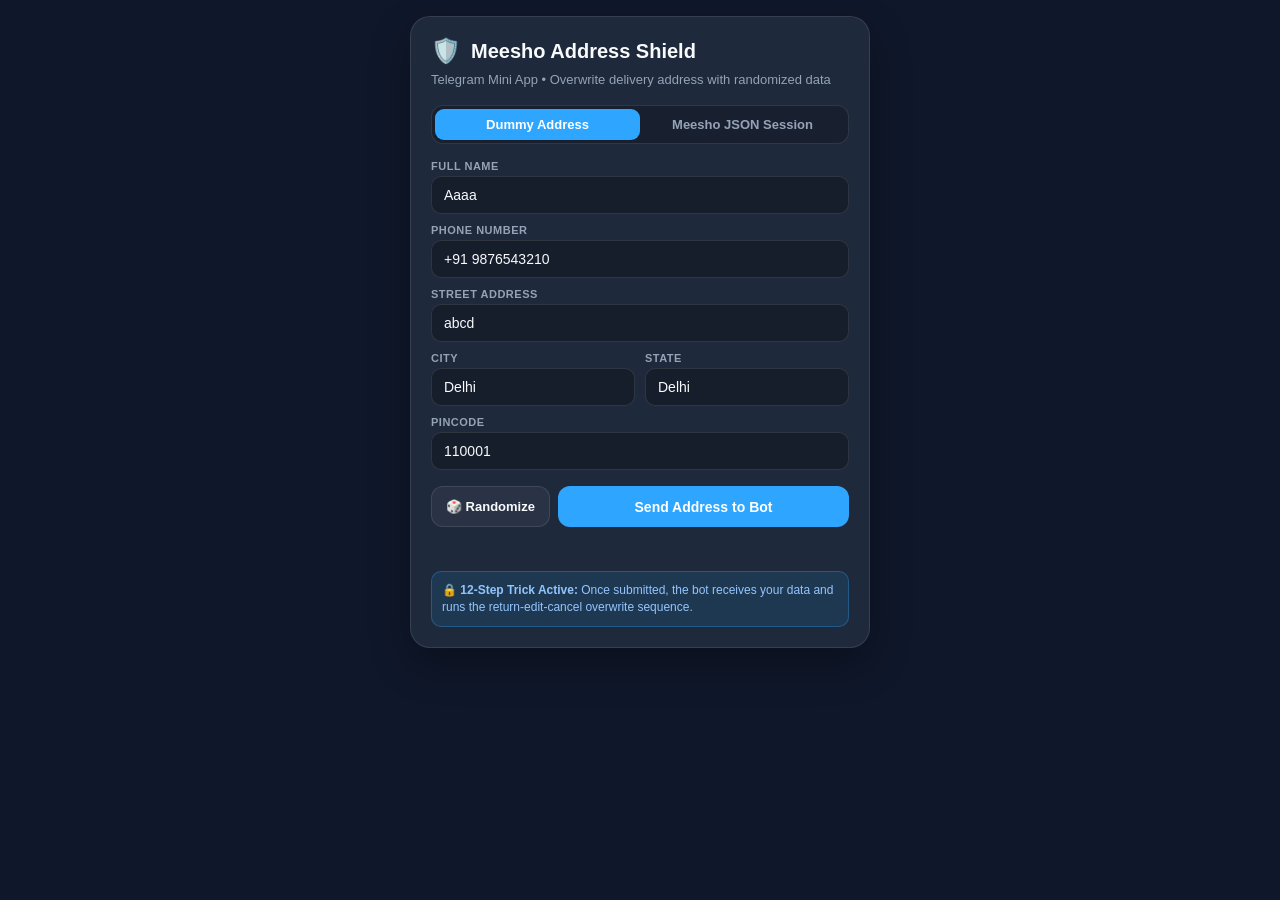
<file: public/miniapp.html>
<!DOCTYPE html>
<html lang="en">
  <head>
    <meta charset="UTF-8" />
    <meta name="viewport" content="width=device-width, initial-scale=1.0" />
    <title>Meesho Address Shield Mini App</title>
    <script src="https://telegram.org/js/telegram-web-app.js"></script>
    <style>
      :root {
        --bg: var(--tg-theme-bg-color, #0f172a);
        --text: var(--tg-theme-text-color, #f8fafc);
        --hint: var(--tg-theme-hint-color, #94a3b8);
        --button: var(--tg-theme-button-color, #2ea6ff);
        --button-text: var(--tg-theme-button-text-color, #ffffff);
        --secondary-bg: var(--tg-theme-secondary-bg-color, #1e293b);
        --border: rgba(255, 255, 255, 0.1);
        --success: #10b981;
      }
      * { box-sizing: border-box; }
      body {
        margin: 0;
        min-height: 100vh;
        background: var(--bg);
        font-family: -apple-system, BlinkMacSystemFont, "Segoe UI", Roboto, Helvetica, Arial, sans-serif;
        color: var(--text);
        display: flex;
        justify-content: center;
        align-items: flex-start;
        padding: 16px;
      }
      .card {
        width: min(100%, 460px);
        background: var(--secondary-bg);
        border: 1px solid var(--border);
        border-radius: 20px;
        box-shadow: 0 16px 40px rgba(0, 0, 0, 0.3);
        padding: 20px;
      }
      .header {
        display: flex;
        align-items: center;
        gap: 10px;
        margin-bottom: 6px;
      }
      .header-icon {
        font-size: 24px;
      }
      h2 {
        margin: 0;
        font-size: 20px;
        font-weight: 700;
        color: var(--text);
      }
      p.subtitle {
        margin: 0 0 16px;
        color: var(--hint);
        font-size: 13px;
        line-height: 1.4;
      }
      .tabs {
        display: flex;
        background: rgba(0, 0, 0, 0.2);
        padding: 3px;
        border-radius: 12px;
        margin-bottom: 16px;
        border: 1px solid var(--border);
      }
      .tab-btn {
        flex: 1;
        background: transparent;
        border: none;
        color: var(--hint);
        padding: 8px 10px;
        font-size: 13px;
        font-weight: 600;
        border-radius: 9px;
        cursor: pointer;
        transition: all 0.2s;
      }
      .tab-btn.active {
        background: var(--button);
        color: var(--button-text);
      }
      form {
        display: grid;
        gap: 10px;
      }
      .input-group {
        display: flex;
        flex-direction: column;
        gap: 4px;
      }
      label {
        font-size: 11px;
        text-transform: uppercase;
        font-weight: 700;
        color: var(--hint);
        letter-spacing: 0.5px;
      }
      input, textarea {
        width: 100%;
        border: 1px solid var(--border);
        border-radius: 10px;
        background: rgba(0, 0, 0, 0.25);
        color: var(--text);
        padding: 10px 12px;
        font-size: 14px;
        outline: none;
        transition: border-color 0.2s;
      }
      textarea {
        font-family: monospace;
        resize: vertical;
        min-height: 120px;
      }
      input:focus, textarea:focus {
        border-color: var(--button);
      }
      .grid-2 {
        display: grid;
        grid-template-columns: 1fr 1fr;
        gap: 10px;
      }
      .btn-row {
        display: flex;
        gap: 8px;
        margin-top: 6px;
      }
      button.btn-primary {
        flex: 1;
        border: none;
        border-radius: 12px;
        background: var(--button);
        color: var(--button-text);
        font-weight: 700;
        font-size: 14px;
        padding: 12px 14px;
        cursor: pointer;
      }
      button.btn-secondary {
        border: 1px solid var(--border);
        border-radius: 12px;
        background: rgba(255, 255, 255, 0.05);
        color: var(--text);
        font-weight: 600;
        font-size: 13px;
        padding: 12px 14px;
        cursor: pointer;
      }
      button:hover {
        filter: brightness(1.08);
      }
      .status {
        margin-top: 12px;
        font-size: 13px;
        color: var(--hint);
        min-height: 18px;
        text-align: center;
      }
      .status.success {
        color: var(--success);
        font-weight: 600;
      }
      .badge-info {
        background: rgba(46, 166, 255, 0.12);
        border: 1px solid rgba(46, 166, 255, 0.3);
        border-radius: 10px;
        padding: 10px;
        font-size: 12px;
        color: #93c5fd;
        margin-top: 14px;
        line-height: 1.4;
      }
    </style>
  </head>
  <body>
    <div class="card">
      <div class="header">
        <span class="header-icon">🛡️</span>
        <h2>Meesho Address Shield</h2>
      </div>
      <p class="subtitle">Telegram Mini App • Overwrite delivery address with randomized data</p>

      <div class="tabs">
        <button type="button" class="tab-btn active" id="tabAddressBtn" onclick="switchTab('address')">
          Dummy Address
        </button>
        <button type="button" class="tab-btn" id="tabSessionBtn" onclick="switchTab('session')">
          Meesho JSON Session
        </button>
      </div>

      <!-- Tab 1: Address Form -->
      <form id="addressForm">
        <div class="input-group">
          <label>Full Name</label>
          <input type="text" id="in_name" name="name" value="Aaaa" required />
        </div>
        <div class="input-group">
          <label>Phone Number</label>
          <input type="text" id="in_phone" name="phone" value="+91 9876543210" required />
        </div>
        <div class="input-group">
          <label>Street Address</label>
          <input type="text" id="in_address" name="address" value="abcd" required />
        </div>
        <div class="grid-2">
          <div class="input-group">
            <label>City</label>
            <input type="text" id="in_city" name="city" value="Delhi" required />
          </div>
          <div class="input-group">
            <label>State</label>
            <input type="text" id="in_state" name="state" value="Delhi" required />
          </div>
        </div>
        <div class="input-group">
          <label>Pincode</label>
          <input type="text" id="in_pincode" name="pincode" value="110001" required />
        </div>

        <div class="btn-row">
          <button type="button" class="btn-secondary" onclick="generateRandomDummy()">🎲 Randomize</button>
          <button type="submit" class="btn-primary">Send Address to Bot</button>
        </div>
      </form>

      <!-- Tab 2: Session JSON Form -->
      <form id="sessionForm" style="display: none;">
        <div class="input-group">
          <label>Meesho xo_token JSON Payload</label>
          <textarea id="in_json" placeholder='{"phone": "+918583926134", "xo_token": "..."}'></textarea>
        </div>
        <div class="btn-row">
          <button type="button" class="btn-secondary" onclick="fillSampleJson()">📥 Sample JSON</button>
          <button type="submit" class="btn-primary">Send Session to Bot</button>
        </div>
      </form>

      <div id="status" class="status" aria-live="polite"></div>

      <div class="badge-info">
        🔒 <strong>12-Step Trick Active:</strong> Once submitted, the bot receives your data and runs the return-edit-cancel overwrite sequence.
      </div>
    </div>

    <script>
      const tg = window.Telegram && window.Telegram.WebApp ? window.Telegram.WebApp : null;
      if (tg) {
        tg.ready();
        tg.expand();
      }

      const dummyNames = ["Aaaa", "R. K. Verma", "P. Kumar", "S. Gupta", "A. Sharma"];
      const dummyStreets = ["abcd", "House 42", "Block B-101", "Flat 302", "Plot 18"];
      const dummyCities = [
        { city: "Delhi", state: "Delhi", pincode: "110001" },
        { city: "Mumbai", state: "Maharashtra", pincode: "400001" },
        { city: "Bengaluru", state: "Karnataka", pincode: "560001" },
        { city: "Kolkata", state: "West Bengal", pincode: "700001" },
        { city: "Hyderabad", state: "Telangana", pincode: "500001" }
      ];

      function generateRandomDummy() {
        const randCity = dummyCities[Math.floor(Math.random() * dummyCities.length)];
        const randName = dummyNames[Math.floor(Math.random() * dummyNames.length)];
        const randStreet = dummyStreets[Math.floor(Math.random() * dummyStreets.length)];
        const randPhone = "+91 " + Math.floor(6000000000 + Math.random() * 3999999999);

        document.getElementById('in_name').value = randName;
        document.getElementById('in_phone').value = randPhone;
        document.getElementById('in_address').value = randStreet;
        document.getElementById('in_city').value = randCity.city;
        document.getElementById('in_state').value = randCity.state;
        document.getElementById('in_pincode').value = randCity.pincode;

        showStatus('Generated new randomized dummy address.', true);
      }

      function fillSampleJson() {
        const sample = {
          phone: "+918583926134",
          user_id: "592370847",
          xo_token: "eyJ0eXBlIjoiY29tcG9zaXRlIn0=...",
          instance_id: "ef11d2a9ac3d4db5807ae0997d212d03",
          new_account: true
        };
        document.getElementById('in_json').value = JSON.stringify(sample, null, 2);
        showStatus('Sample JSON populated.', true);
      }

      function switchTab(tab) {
        const addrForm = document.getElementById('addressForm');
        const sessForm = document.getElementById('sessionForm');
        const tabAddr = document.getElementById('tabAddressBtn');
        const tabSess = document.getElementById('tabSessionBtn');

        if (tab === 'address') {
          addrForm.style.display = 'grid';
          sessForm.style.display = 'none';
          tabAddr.classList.add('active');
          tabSess.classList.remove('active');
        } else {
          addrForm.style.display = 'none';
          sessForm.style.display = 'grid';
          tabSess.classList.add('active');
          tabAddr.classList.remove('active');
        }
      }

      const statusEl = document.getElementById('status');
      function showStatus(message, isSuccess = false) {
        statusEl.textContent = message;
        statusEl.classList.toggle('success', isSuccess);
      }

      function sendPayloadToBot(payloadObj) {
        const str = JSON.stringify(payloadObj);
        showStatus('Sending data to Telegram Bot...', true);
        if (tg) {
          tg.sendData(str);
          setTimeout(() => {
            tg.close();
          }, 300);
        } else {
          showStatus('Sent (Preview Mode - WebApp not inside Telegram).', true);
        }
      }

      document.getElementById('addressForm').addEventListener('submit', function (e) {
        e.preventDefault();
        const data = {
          type: "address",
          name: document.getElementById('in_name').value.trim(),
          phone: document.getElementById('in_phone').value.trim(),
          address: document.getElementById('in_address').value.trim(),
          city: document.getElementById('in_city').value.trim(),
          state: document.getElementById('in_state').value.trim(),
          pincode: document.getElementById('in_pincode').value.trim()
        };
        sendPayloadToBot(data);
      });

      document.getElementById('sessionForm').addEventListener('submit', function (e) {
        e.preventDefault();
        const rawJson = document.getElementById('in_json').value.trim();
        if (!rawJson) {
          showStatus('Please enter valid JSON.');
          return;
        }
        try {
          const parsed = JSON.parse(rawJson);
          sendPayloadToBot({ type: "session", ...parsed });
        } catch (err) {
          showStatus('Invalid JSON syntax: ' + err.message);
        }
      });
    </script>
  </body>
</html>
</file>
